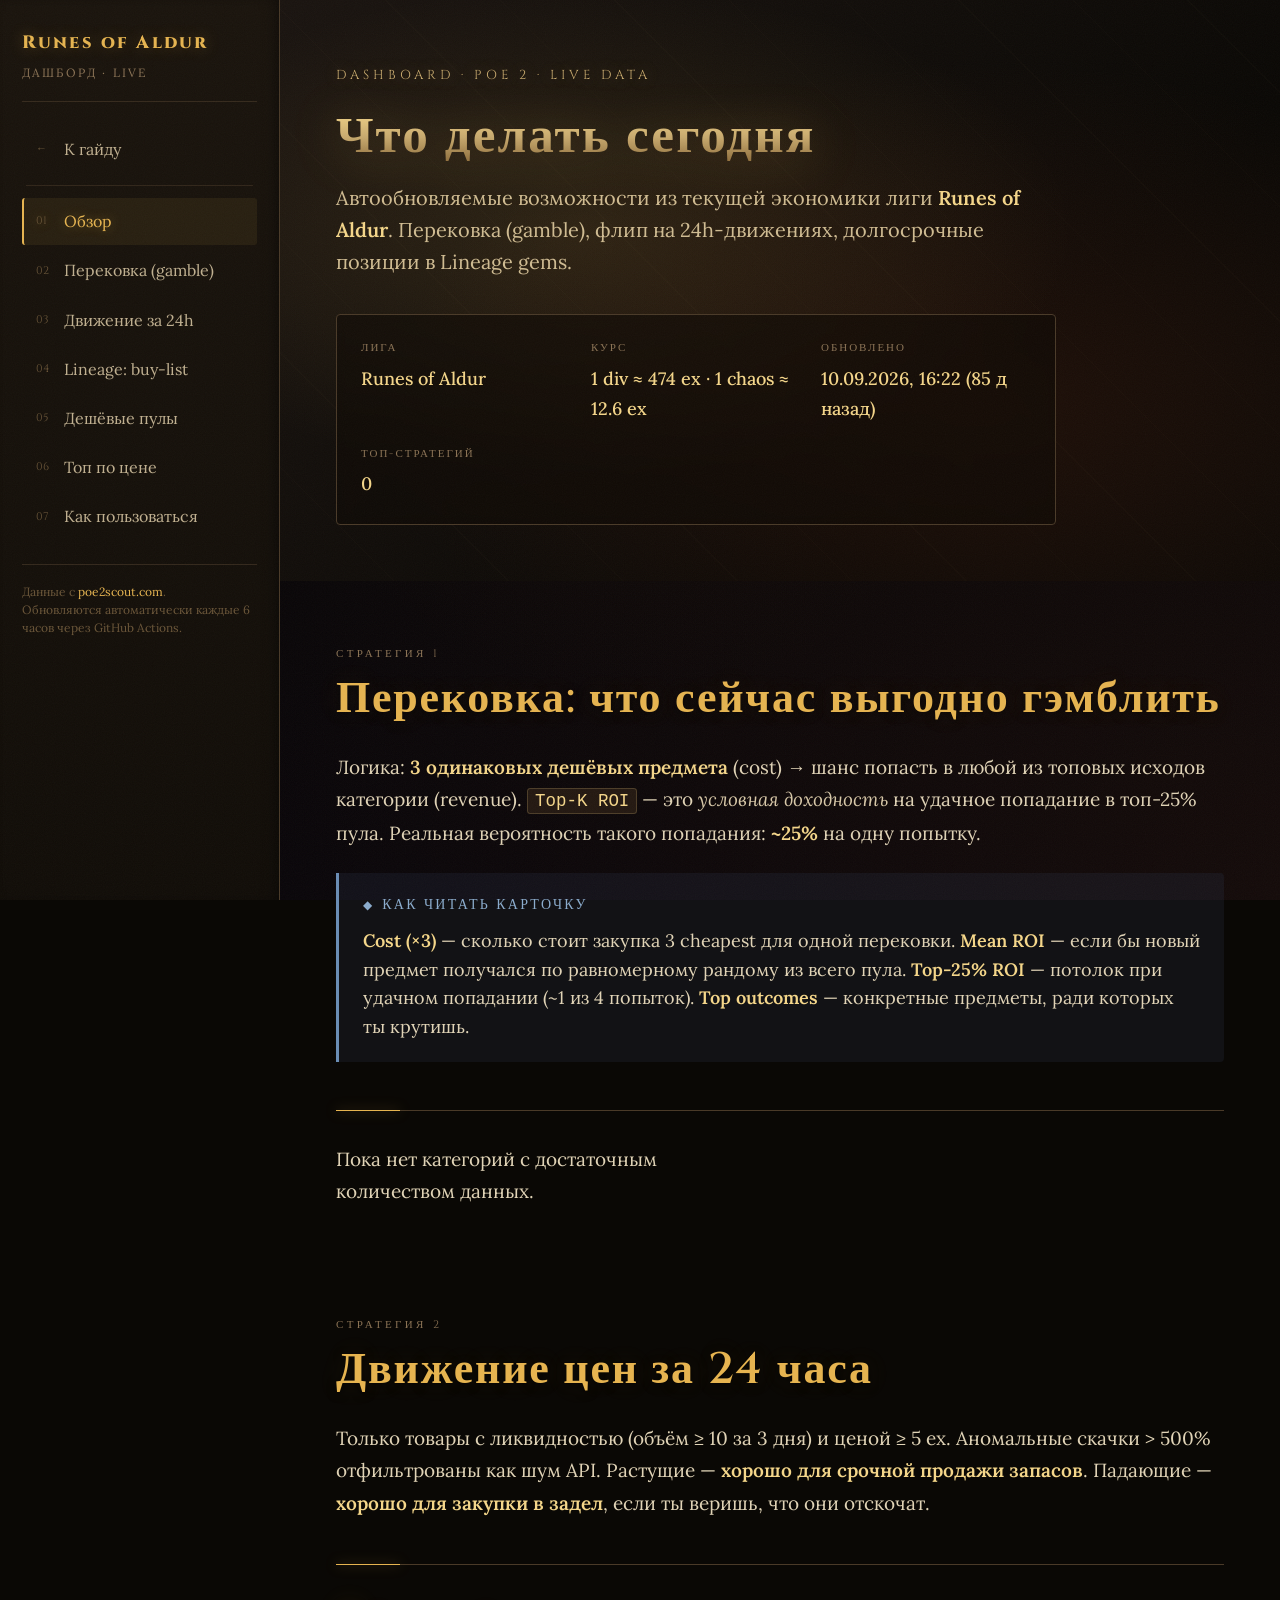
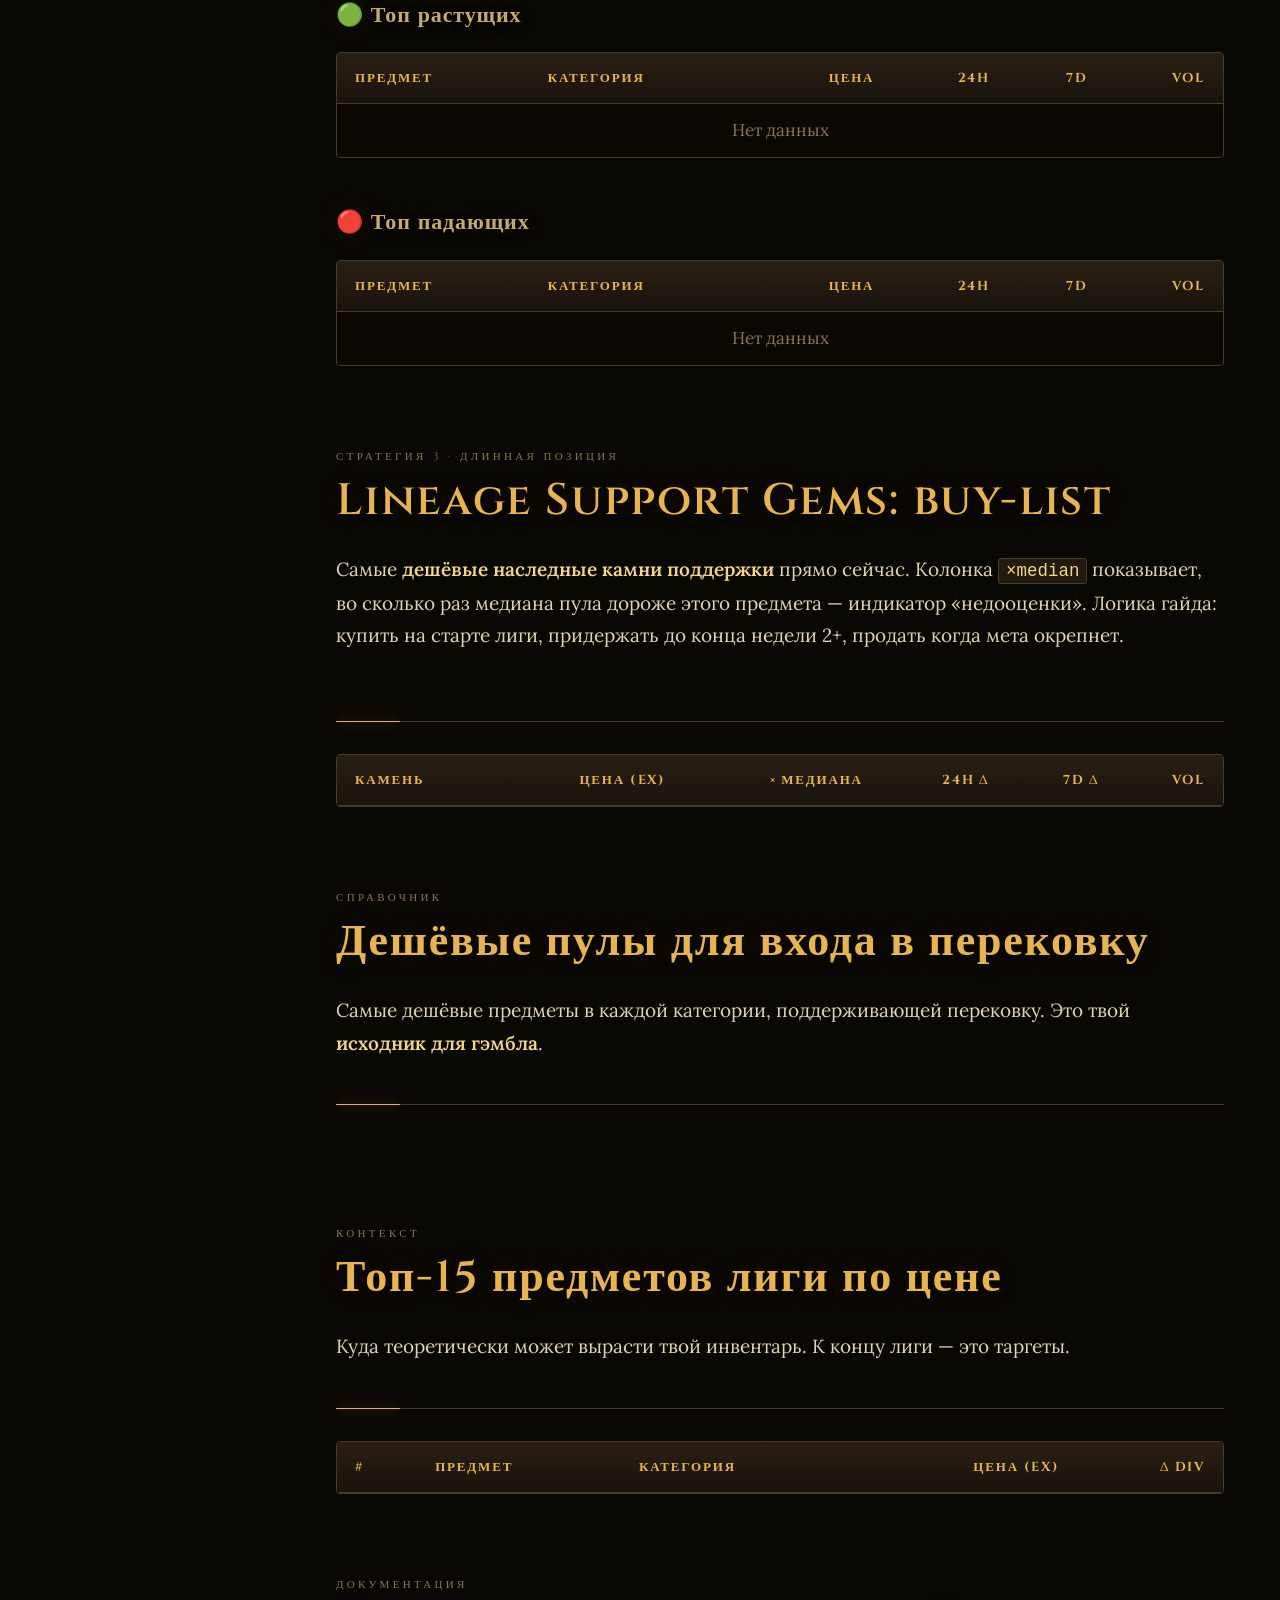
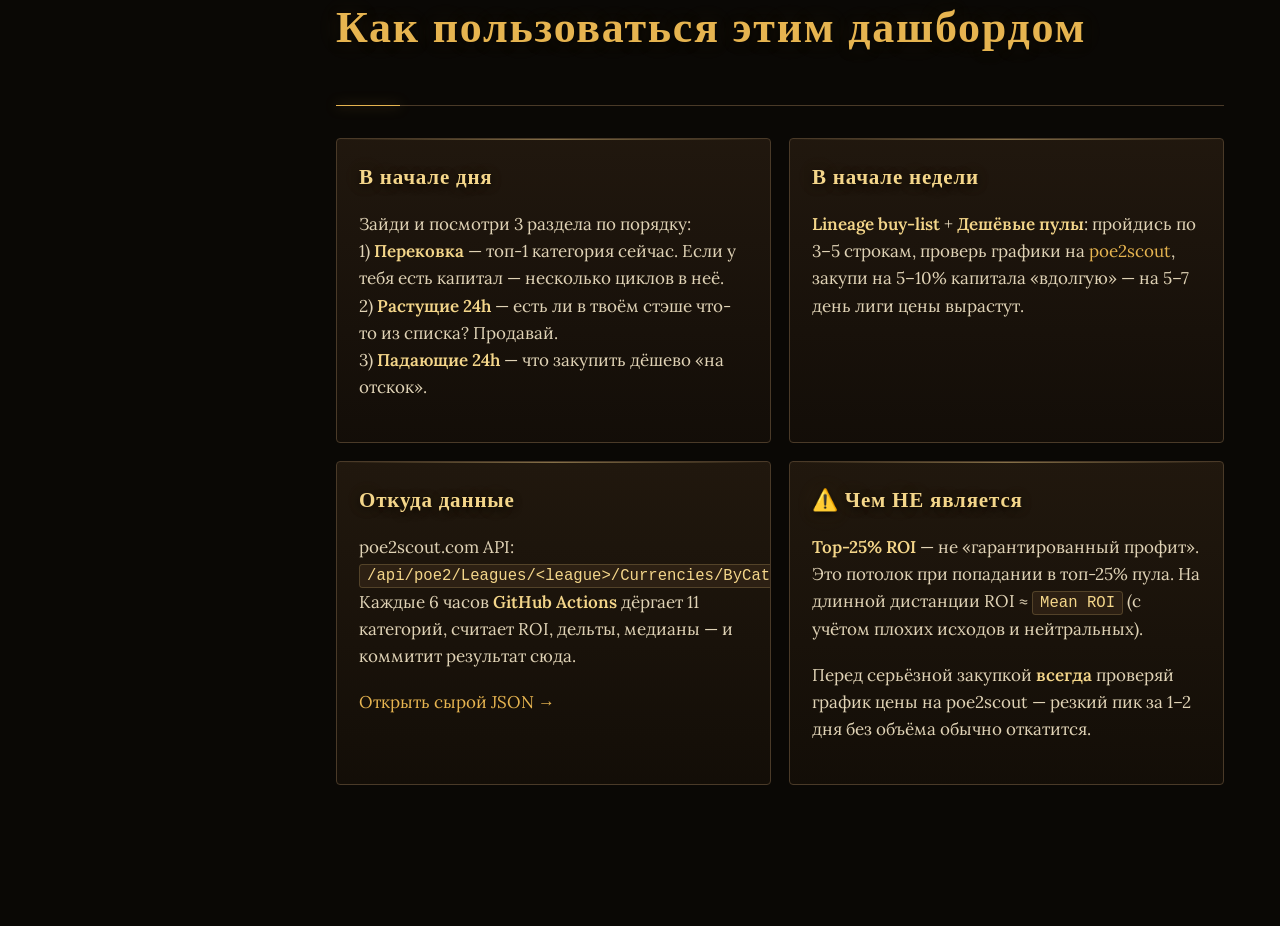
<file: dashboard.html>
<!DOCTYPE html>
<html lang="ru">
<head>
<meta charset="UTF-8">
<meta name="viewport" content="width=device-width, initial-scale=1.0">
<meta name="description" content="Что флипать и в чём гэмблить сегодня в PoE 2 Runes of Aldur. Автообновляемые данные с poe2scout.">
<title>PoE 2 Aldur · Дашборд: что делать сегодня</title>
<link rel="preconnect" href="https://fonts.googleapis.com">
<link rel="preconnect" href="https://fonts.gstatic.com" crossorigin>
<link href="https://fonts.googleapis.com/css2?family=Cinzel:wght@400;500;600;700;800;900&family=Lora:ital,wght@0,400;0,500;0,600;0,700;1,400;1,500&display=swap" rel="stylesheet">
<link rel="stylesheet" href="assets/style.css">
<link rel="stylesheet" href="assets/dashboard.css">
</head>
<body>

<button class="mobile-toggle" id="mobileToggle" aria-label="Меню">☰</button>

<div class="app">

  <!-- ========== SIDEBAR ========== -->
  <aside class="sidebar" id="sidebar">
    <a href="index.html" class="brand">
      <span class="brand-title">Runes of Aldur</span>
      <span class="brand-subtitle">Дашборд · live</span>
    </a>

    <nav class="nav">
      <a href="index.html"><span class="nav-num">←</span>К гайду</a>
      <div class="nav-divider"></div>
      <a href="#overview" class="active"><span class="nav-num">01</span>Обзор</a>
      <a href="#reforge"><span class="nav-num">02</span>Перековка (gamble)</a>
      <a href="#movers"><span class="nav-num">03</span>Движение за 24h</a>
      <a href="#lineage"><span class="nav-num">04</span>Lineage: buy-list</a>
      <a href="#cheap-pools"><span class="nav-num">05</span>Дешёвые пулы</a>
      <a href="#top-prices"><span class="nav-num">06</span>Топ по цене</a>
      <a href="#how"><span class="nav-num">07</span>Как пользоваться</a>
    </nav>

    <div class="sidebar-footer">
      Данные с <a href="https://poe2scout.com" target="_blank">poe2scout.com</a>.<br>
      Обновляются автоматически каждые 6 часов через GitHub Actions.
    </div>
  </aside>

  <main>

    <!-- HERO -->
    <section id="overview" class="hero" style="min-height: auto; padding: 64px 56px 48px;">
      <div class="hero-bg"></div>
      <div class="hero-content" style="max-width: 100%;">
        <div class="hero-eyebrow">DASHBOARD · POE 2 · LIVE DATA</div>
        <h1 style="font-size: clamp(34px, 4vw, 52px); margin-bottom: 18px;">
          Что делать сегодня
        </h1>
        <p class="hero-lead" id="leadDescription" style="font-size: 20px;">
          Автообновляемые возможности из текущей экономики PoE 2. Перековка, флип, накопление.
        </p>

        <div class="hero-meta" style="margin-bottom: 8px;">
          <div class="meta-item">
            <div class="meta-label">Лига</div>
            <div class="meta-value" id="metaLeague">…</div>
          </div>
          <div class="meta-item">
            <div class="meta-label">Курс</div>
            <div class="meta-value" id="metaCourse">…</div>
          </div>
          <div class="meta-item">
            <div class="meta-label">Обновлено</div>
            <div class="meta-value" id="metaUpdated">…</div>
          </div>
          <div class="meta-item">
            <div class="meta-label">Топ-стратегий</div>
            <div class="meta-value" id="metaCount">…</div>
          </div>
        </div>

        <div id="errorBox" class="callout danger" style="display:none; margin-top: 24px;">
          <div class="callout-title">Не удалось загрузить данные</div>
          <p id="errorMsg"></p>
        </div>
      </div>
    </section>

    <!-- ============ REFORGE ============ -->
    <section id="reforge">
      <header class="section-header">
        <div class="section-eyebrow">Стратегия 1</div>
        <h2>Перековка: что сейчас выгодно гэмблить</h2>
        <p>
          Логика: <strong>3 одинаковых дешёвых предмета</strong> (cost) → шанс попасть в любой из топовых исходов категории (revenue).
          <code>Top-K ROI</code> — это <em>условная доходность</em> на удачное попадание в топ-25% пула.
          Реальная вероятность такого попадания: <strong>~25%</strong> на одну попытку.
        </p>
        <div class="callout info">
          <div class="callout-title">Как читать карточку</div>
          <p>
            <strong>Cost (×3)</strong> — сколько стоит закупка 3 cheapest для одной перековки.
            <strong>Mean ROI</strong> — если бы новый предмет получался по равномерному рандому из всего пула.
            <strong>Top-25% ROI</strong> — потолок при удачном попадании (~1 из 4 попыток).
            <strong>Top outcomes</strong> — конкретные предметы, ради которых ты крутишь.
          </p>
        </div>
      </header>

      <div id="reforgeGrid" class="cards-grid"></div>
    </section>

    <!-- ============ MOVERS ============ -->
    <section id="movers">
      <header class="section-header">
        <div class="section-eyebrow">Стратегия 2</div>
        <h2>Движение цен за 24 часа</h2>
        <p>
          Только товары с ликвидностью (объём ≥ 10 за 3 дня) и ценой ≥ 5 ex. Аномальные скачки &gt; 500% отфильтрованы как шум API.
          Растущие — <strong>хорошо для срочной продажи запасов</strong>. Падающие — <strong>хорошо для закупки в задел</strong>, если ты веришь, что они отскочат.
        </p>
      </header>

      <div class="movers-grid">
        <div>
          <h3>🟢 Топ растущих</h3>
          <div class="table-wrap"><table id="gainersTable"><thead><tr><th>Предмет</th><th>Категория</th><th class="num">Цена</th><th class="num">24h</th><th class="num">7d</th><th class="num">Vol</th></tr></thead><tbody></tbody></table></div>
        </div>
        <div>
          <h3>🔴 Топ падающих</h3>
          <div class="table-wrap"><table id="losersTable"><thead><tr><th>Предмет</th><th>Категория</th><th class="num">Цена</th><th class="num">24h</th><th class="num">7d</th><th class="num">Vol</th></tr></thead><tbody></tbody></table></div>
        </div>
      </div>
    </section>

    <!-- ============ LINEAGE ============ -->
    <section id="lineage">
      <header class="section-header">
        <div class="section-eyebrow">Стратегия 3 · Длинная позиция</div>
        <h2>Lineage Support Gems: buy-list</h2>
        <p>
          Самые <strong>дешёвые наследные камни поддержки</strong> прямо сейчас. Колонка <code>×median</code> показывает, во сколько раз медиана пула дороже этого предмета — индикатор «недооценки».
          Логика гайда: купить на старте лиги, придержать до конца недели 2+, продать когда мета окрепнет.
        </p>
        <div id="lineageSummary" class="stats-row"></div>
      </header>

      <div class="table-wrap">
        <table id="lineageTable">
          <thead>
            <tr><th>Камень</th><th class="num">Цена (ex)</th><th class="num">× медиана</th><th class="num">24h Δ</th><th class="num">7d Δ</th><th class="num">Vol</th></tr>
          </thead>
          <tbody></tbody>
        </table>
      </div>
    </section>

    <!-- ============ CHEAP POOLS ============ -->
    <section id="cheap-pools">
      <header class="section-header">
        <div class="section-eyebrow">Справочник</div>
        <h2>Дешёвые пулы для входа в перековку</h2>
        <p>Самые дешёвые предметы в каждой категории, поддерживающей перековку. Это твой <strong>исходник для гэмбла</strong>.</p>
      </header>
      <div id="cheapPoolsGrid" class="cards-grid"></div>
    </section>

    <!-- ============ TOP PRICES ============ -->
    <section id="top-prices">
      <header class="section-header">
        <div class="section-eyebrow">Контекст</div>
        <h2>Топ-15 предметов лиги по цене</h2>
        <p>Куда теоретически может вырасти твой инвентарь. К концу лиги — это таргеты.</p>
      </header>
      <div class="table-wrap">
        <table id="topPricesTable">
          <thead><tr><th>#</th><th>Предмет</th><th>Категория</th><th class="num">Цена (ex)</th><th class="num">Δ div</th></tr></thead>
          <tbody></tbody>
        </table>
      </div>
    </section>

    <!-- ============ HOW ============ -->
    <section id="how">
      <header class="section-header">
        <div class="section-eyebrow">Документация</div>
        <h2>Как пользоваться этим дашбордом</h2>
      </header>

      <div class="cards-grid">
        <div class="card">
          <h3>В начале дня</h3>
          <p>
            Зайди и посмотри 3 раздела по порядку:<br>
            1) <strong>Перековка</strong> — топ-1 категория сейчас. Если у тебя есть капитал — несколько циклов в неё.<br>
            2) <strong>Растущие 24h</strong> — есть ли в твоём стэше что-то из списка? Продавай.<br>
            3) <strong>Падающие 24h</strong> — что закупить дёшево «на отскок».
          </p>
        </div>

        <div class="card">
          <h3>В начале недели</h3>
          <p>
            <strong>Lineage buy-list</strong> + <strong>Дешёвые пулы</strong>: пройдись по 3–5 строкам, проверь графики на <a href="https://poe2scout.com" target="_blank">poe2scout</a>, закупи на 5–10% капитала «вдолгую» — на 5–7 день лиги цены вырастут.
          </p>
        </div>

        <div class="card">
          <h3>Откуда данные</h3>
          <p>
            poe2scout.com API: <code>/api/poe2/Leagues/&lt;league&gt;/Currencies/ByCategory</code>.
            Каждые 6 часов <strong>GitHub Actions</strong> дёргает 11 категорий, считает ROI, дельты, медианы — и коммитит результат сюда.
          </p>
          <p><a id="rawJsonLink" href="data/dashboard.json" target="_blank">Открыть сырой JSON →</a></p>
        </div>

        <div class="card">
          <h3>⚠️ Чем НЕ является</h3>
          <p>
            <strong>Top-25% ROI</strong> — не «гарантированный профит». Это потолок при попадании в топ-25% пула. На длинной дистанции ROI ≈ <code>Mean ROI</code> (с учётом плохих исходов и нейтральных).
          </p>
          <p>
            Перед серьёзной закупкой <strong>всегда</strong> проверяй график цены на poe2scout — резкий пик за 1–2 дня без объёма обычно откатится.
          </p>
        </div>
      </div>
    </section>

  </main>
</div>

<script src="assets/script.js"></script>
<script src="assets/dashboard.js"></script>
</body>
</html>
</file>
<file: assets/style.css>
/* ===== RESET & BASE ===== */
*, *::before, *::after { box-sizing: border-box; }
html { scroll-behavior: smooth; scroll-padding-top: 24px; }
body {
  margin: 0;
  font-family: 'Lora', Georgia, 'Times New Roman', serif;
  font-size: 19px;
  line-height: 1.7;
  color: #e0d3b6;
  background: #0a0805;
  background-image:
    radial-gradient(ellipse at top, rgba(80, 50, 20, 0.18), transparent 55%),
    radial-gradient(ellipse at bottom right, rgba(40, 20, 10, 0.4), transparent 70%),
    linear-gradient(180deg, #0a0805 0%, #07050a 100%);
  background-attachment: fixed;
  min-height: 100vh;
}

::selection { background: rgba(200, 170, 110, 0.4); color: #fff; }

/* Decorative grain */
body::before {
  content: '';
  position: fixed; inset: 0;
  pointer-events: none;
  opacity: .035;
  z-index: 1000;
  background-image: url("data:image/svg+xml;utf8,<svg xmlns='http://www.w3.org/2000/svg' width='200' height='200'><filter id='n'><feTurbulence type='fractalNoise' baseFrequency='0.9' numOctaves='2' stitchTiles='stitch'/></filter><rect width='100%25' height='100%25' filter='url(%23n)'/></svg>");
}

/* ===== TYPOGRAPHY ===== */
h1, h2, h3, h4 {
  font-family: 'Cinzel', 'Times New Roman', serif;
  color: #e6b450;
  letter-spacing: 0.04em;
  text-shadow: 0 2px 8px rgba(0,0,0,0.7), 0 0 24px rgba(230, 180, 80, 0.12);
  margin: 0 0 0.5em 0;
  font-weight: 600;
}
h1 { font-size: clamp(38px, 5vw, 68px); line-height: 1.05; }
h2 { font-size: clamp(30px, 3.6vw, 44px); line-height: 1.15; margin-bottom: 0.6em; }
h3 { font-size: clamp(22px, 2.3vw, 28px); color: #c8aa6e; margin-top: 1.2em; }
h4 { font-size: 20px; color: #c8aa6e; font-weight: 500; margin-top: 1.4em; }
p { margin: 0 0 1.1em 0; }
a { color: #e6b450; text-decoration: none; transition: color .15s, text-shadow .15s; }
a:hover { color: #fff; text-shadow: 0 0 12px rgba(230, 180, 80, 0.7); }
strong, b { color: #f4d68a; font-weight: 600; }
em { color: #d8c8a8; font-style: italic; }
code, kbd {
  font-family: 'Consolas', monospace;
  background: rgba(70, 50, 30, 0.4);
  color: #f4d68a;
  padding: 2px 7px;
  border: 1px solid rgba(200, 170, 110, 0.25);
  border-radius: 3px;
  font-size: 0.92em;
}
hr { border: none; height: 1px; background: linear-gradient(90deg, transparent, #4a3a28, transparent); margin: 32px 0; }

/* ===== LAYOUT ===== */
.app {
  display: grid;
  grid-template-columns: 280px 1fr;
  min-height: 100vh;
}

/* ===== SIDEBAR ===== */
.sidebar {
  position: sticky;
  top: 0;
  height: 100vh;
  overflow-y: auto;
  padding: 28px 22px;
  background:
    linear-gradient(180deg, #1a140d 0%, #110d08 100%);
  border-right: 1px solid #4a3a28;
  box-shadow: inset -8px 0 16px -8px rgba(0,0,0,0.6);
  z-index: 100;
}
.sidebar::-webkit-scrollbar { width: 6px; }
.sidebar::-webkit-scrollbar-track { background: transparent; }
.sidebar::-webkit-scrollbar-thumb { background: #4a3a28; border-radius: 3px; }

.brand {
  display: block;
  text-decoration: none;
  margin-bottom: 24px;
  padding-bottom: 18px;
  border-bottom: 1px solid rgba(74, 58, 40, 0.6);
}
.brand-title {
  display: block;
  font-family: 'Cinzel', serif;
  font-weight: 800;
  font-size: 18px;
  color: #e6b450;
  letter-spacing: 0.12em;
  text-shadow: 0 0 16px rgba(230, 180, 80, 0.3);
}
.brand-subtitle {
  display: block;
  margin-top: 4px;
  font-size: 12px;
  color: #8b7355;
  letter-spacing: 0.18em;
  text-transform: uppercase;
}

.nav { display: flex; flex-direction: column; gap: 2px; }
.nav a {
  display: flex;
  align-items: center;
  gap: 10px;
  padding: 10px 12px;
  color: #c0b090;
  font-family: 'Lora', serif;
  font-size: 16px;
  border-radius: 3px;
  border-left: 2px solid transparent;
  transition: all .15s;
}
.nav a:hover {
  color: #f4d68a;
  background: rgba(200, 170, 110, 0.06);
  border-left-color: rgba(200, 170, 110, 0.4);
  text-shadow: none;
}
.nav a.active {
  color: #e6b450;
  background: rgba(230, 180, 80, 0.08);
  border-left-color: #e6b450;
  text-shadow: 0 0 12px rgba(230, 180, 80, 0.4);
}
.nav-num {
  font-size: 11px;
  color: #6a5538;
  width: 18px;
  font-family: 'Cinzel', serif;
}
.nav-divider {
  height: 1px;
  background: rgba(74, 58, 40, 0.5);
  margin: 10px 4px;
}

.sidebar-footer {
  margin-top: 24px;
  padding-top: 18px;
  border-top: 1px solid rgba(74, 58, 40, 0.6);
  font-size: 12px;
  color: #6a5538;
  line-height: 1.5;
}

/* ===== MAIN ===== */
main {
  max-width: 1080px;
  padding: 0 56px 120px;
}
section {
  padding-top: 64px;
  scroll-margin-top: 0;
}

/* ===== HERO ===== */
.hero {
  position: relative;
  min-height: 92vh;
  display: flex;
  align-items: center;
  padding: 80px 56px 64px;
  margin: 0 -56px;
  overflow: hidden;
}
.hero-bg {
  position: absolute;
  inset: 0;
  background:
    radial-gradient(ellipse at 30% 40%, rgba(230, 180, 80, 0.12), transparent 50%),
    radial-gradient(ellipse at 70% 70%, rgba(150, 60, 30, 0.15), transparent 60%),
    linear-gradient(135deg, #1a1410 0%, #0a0805 70%);
  z-index: 0;
}
.hero-bg::after {
  content: '';
  position: absolute;
  inset: 0;
  background-image:
    repeating-linear-gradient(45deg, transparent 0, transparent 80px, rgba(200, 170, 110, 0.02) 80px, rgba(200, 170, 110, 0.02) 81px);
}
.hero-content { position: relative; z-index: 1; max-width: 820px; }
.hero-eyebrow {
  font-family: 'Cinzel', serif;
  font-size: 13px;
  color: #c8aa6e;
  letter-spacing: 0.3em;
  margin-bottom: 24px;
  text-shadow: 0 0 16px rgba(200, 170, 110, 0.4);
}
.hero h1 {
  font-size: clamp(40px, 6vw, 72px);
  margin-bottom: 28px;
  background: linear-gradient(180deg, #f4d68a 0%, #c8aa6e 50%, #8b6a3a 100%);
  -webkit-background-clip: text;
  background-clip: text;
  color: transparent;
  -webkit-text-fill-color: transparent;
  text-shadow: none;
  filter: drop-shadow(0 4px 24px rgba(230, 180, 80, 0.3));
}
.hero-lead {
  font-size: 23px;
  line-height: 1.6;
  color: #d0bc92;
  margin-bottom: 36px;
  max-width: 720px;
}
.hero-meta {
  display: grid;
  grid-template-columns: repeat(auto-fit, minmax(180px, 1fr));
  gap: 20px;
  padding: 24px;
  background: rgba(15, 10, 5, 0.6);
  border: 1px solid #4a3a28;
  border-radius: 4px;
  margin-bottom: 36px;
  backdrop-filter: blur(4px);
}
.meta-label {
  font-family: 'Cinzel', serif;
  font-size: 11px;
  color: #8b7355;
  letter-spacing: 0.18em;
  text-transform: uppercase;
  margin-bottom: 6px;
}
.meta-value {
  font-size: 18px;
  color: #f4d68a;
  font-weight: 500;
}

.btn {
  display: inline-flex;
  align-items: center;
  gap: 10px;
  padding: 12px 26px;
  font-family: 'Cinzel', serif;
  font-size: 14px;
  letter-spacing: 0.12em;
  text-transform: uppercase;
  border: 1px solid;
  border-radius: 3px;
  cursor: pointer;
  transition: all .2s;
  text-decoration: none;
}
.btn-primary {
  background: linear-gradient(180deg, #c8aa6e 0%, #8b6a3a 100%);
  color: #1a1410;
  border-color: #e6b450;
  box-shadow: 0 0 24px rgba(230, 180, 80, 0.3), inset 0 1px 0 rgba(255,255,255,0.2);
}
.btn-primary:hover {
  background: linear-gradient(180deg, #e6b450 0%, #c8aa6e 100%);
  box-shadow: 0 0 32px rgba(230, 180, 80, 0.5);
  color: #0a0805;
  text-shadow: none;
}
.btn-secondary {
  background: rgba(200, 170, 110, 0.08);
  color: #e6b450;
  border-color: #4a3a28;
}
.btn-secondary:hover {
  border-color: #e6b450;
  background: rgba(200, 170, 110, 0.16);
  text-shadow: 0 0 12px rgba(230, 180, 80, 0.5);
}
.hero-cta { display: flex; gap: 16px; flex-wrap: wrap; }

/* ===== SECTION HEADER ===== */
.section-header {
  padding-bottom: 24px;
  margin-bottom: 32px;
  border-bottom: 1px solid #4a3a28;
  position: relative;
}
.section-header::after {
  content: '';
  position: absolute;
  bottom: -1px;
  left: 0;
  width: 64px;
  height: 1px;
  background: #e6b450;
  box-shadow: 0 0 12px rgba(230, 180, 80, 0.6);
}
.section-eyebrow {
  font-family: 'Cinzel', serif;
  font-size: 11px;
  color: #8b7355;
  letter-spacing: 0.3em;
  text-transform: uppercase;
  margin-bottom: 10px;
}

/* ===== CALLOUT BOXES ===== */
.callout {
  margin: 24px 0;
  padding: 20px 24px;
  border-left: 3px solid;
  border-radius: 0 4px 4px 0;
  background: rgba(20, 14, 8, 0.6);
}
.callout-title {
  font-family: 'Cinzel', serif;
  font-size: 14px;
  letter-spacing: 0.16em;
  text-transform: uppercase;
  margin-bottom: 10px;
  display: flex;
  align-items: center;
  gap: 8px;
}
.callout p, .callout li { font-size: 18px; line-height: 1.6; }
.callout-title::before {
  content: '◆';
  font-size: 12px;
}
.callout p:last-child { margin-bottom: 0; }

.callout.info { border-left-color: #6a8db5; background: rgba(40, 50, 70, 0.25); }
.callout.info .callout-title { color: #8baccc; }
.callout.warn { border-left-color: #d4a050; background: rgba(80, 50, 20, 0.3); }
.callout.warn .callout-title { color: #e6b450; }
.callout.danger { border-left-color: #c04040; background: rgba(80, 25, 25, 0.3); }
.callout.danger .callout-title { color: #e08080; }
.callout.success { border-left-color: #5fa850; background: rgba(30, 60, 25, 0.25); }
.callout.success .callout-title { color: #8fc480; }
.callout.tip { border-left-color: #c8aa6e; background: rgba(60, 45, 25, 0.3); }
.callout.tip .callout-title { color: #c8aa6e; }

/* ===== PHASE / TIMELINE ===== */
.phase {
  position: relative;
  padding-left: 40px;
}
.phase::before {
  content: '';
  position: absolute;
  left: 8px;
  top: 12px;
  bottom: 0;
  width: 1px;
  background: linear-gradient(180deg, #c8aa6e 0%, #4a3a28 80%, transparent);
}
.phase-marker {
  position: absolute;
  left: 0;
  top: 4px;
  width: 18px;
  height: 18px;
  border-radius: 50%;
  background: radial-gradient(circle, #e6b450 0%, #8b6a3a 70%);
  box-shadow: 0 0 16px rgba(230, 180, 80, 0.6), 0 0 0 4px rgba(10, 8, 5, 1), 0 0 0 5px #4a3a28;
}
.phase-time {
  font-family: 'Cinzel', serif;
  font-size: 12px;
  letter-spacing: 0.2em;
  color: #c8aa6e;
  text-transform: uppercase;
  margin-bottom: 4px;
}

/* ===== CARDS ===== */
.cards-grid {
  display: grid;
  grid-template-columns: repeat(auto-fill, minmax(320px, 1fr));
  gap: 18px;
  margin: 24px 0;
}
.card {
  position: relative;
  background:
    linear-gradient(180deg, rgba(35, 25, 15, 0.9) 0%, rgba(20, 14, 8, 0.9) 100%);
  border: 1px solid #4a3a28;
  border-radius: 4px;
  padding: 22px;
  transition: all .2s;
  overflow: hidden;
}
.card::before {
  content: '';
  position: absolute;
  top: 0; left: 0; right: 0;
  height: 1px;
  background: linear-gradient(90deg, transparent, #c8aa6e, transparent);
  opacity: 0.6;
}
.card:hover {
  border-color: #c8aa6e;
  box-shadow: 0 4px 32px rgba(0,0,0,0.6), 0 0 24px rgba(230, 180, 80, 0.15);
  transform: translateY(-2px);
}
.card h3 {
  margin-top: 0;
  margin-bottom: 14px;
  font-size: 21px;
  color: #f4d68a;
}
.card p { font-size: 17px; line-height: 1.6; }
.card .card-meta {
  display: flex;
  flex-wrap: wrap;
  gap: 6px;
  margin-bottom: 14px;
}
.tag {
  font-family: 'Cinzel', serif;
  font-size: 10px;
  letter-spacing: 0.14em;
  text-transform: uppercase;
  padding: 3px 8px;
  border-radius: 2px;
  border: 1px solid;
}
.tag-tier-1 { color: #5fa850; border-color: rgba(95, 168, 80, 0.5); background: rgba(95, 168, 80, 0.08); }
.tag-tier-2 { color: #6a8db5; border-color: rgba(106, 141, 181, 0.5); background: rgba(106, 141, 181, 0.08); }
.tag-tier-3 { color: #c8aa6e; border-color: rgba(200, 170, 110, 0.5); background: rgba(200, 170, 110, 0.08); }
.tag-tier-4 { color: #c08040; border-color: rgba(192, 128, 64, 0.5); background: rgba(192, 128, 64, 0.08); }
.tag-tier-5 { color: #c04040; border-color: rgba(192, 64, 64, 0.5); background: rgba(192, 64, 64, 0.08); }
.tag-neutral { color: #8b7355; border-color: rgba(139, 115, 85, 0.5); background: rgba(139, 115, 85, 0.08); }

.metrics {
  display: grid;
  grid-template-columns: 1fr 1fr;
  gap: 10px;
  padding: 12px;
  background: rgba(10, 8, 5, 0.5);
  border: 1px solid rgba(74, 58, 40, 0.5);
  border-radius: 3px;
  margin: 14px 0;
}
.metric-label {
  font-size: 10px;
  font-family: 'Cinzel', serif;
  letter-spacing: 0.15em;
  text-transform: uppercase;
  color: #8b7355;
  margin-bottom: 2px;
}
.metric-value {
  font-size: 17px;
  color: #f4d68a;
  font-weight: 500;
}

/* ===== TABLES ===== */
.table-wrap {
  margin: 18px 0;
  overflow-x: auto;
  border: 1px solid #4a3a28;
  border-radius: 4px;
}
table {
  width: 100%;
  border-collapse: collapse;
  background: rgba(15, 10, 5, 0.5);
  font-size: 17px;
}
th {
  background: linear-gradient(180deg, #2a1f14 0%, #1a140d 100%);
  color: #e6b450;
  font-family: 'Cinzel', serif;
  font-size: 13px;
  letter-spacing: 0.14em;
  text-transform: uppercase;
  text-align: left;
  padding: 14px 18px;
  border-bottom: 1px solid #4a3a28;
}
td {
  padding: 12px 18px;
  border-bottom: 1px solid rgba(74, 58, 40, 0.4);
  color: #e0d3b6;
}
tr:last-child td { border-bottom: none; }
tr:hover td { background: rgba(200, 170, 110, 0.04); color: #f4d68a; }
td.num, th.num { text-align: right; font-variant-numeric: tabular-nums; }
.price-div { color: #e6b450; font-weight: 600; }
.price-ex { color: #c8aa6e; }
.price-chaos { color: #b894c0; }

/* ===== LISTS ===== */
.guide-list {
  list-style: none;
  padding: 0;
  margin: 20px 0;
}
.guide-list li {
  padding: 10px 0 10px 30px;
  position: relative;
  font-size: 18px;
  line-height: 1.6;
}
.guide-list li::before {
  content: '◆';
  position: absolute;
  left: 4px;
  top: 14px;
  font-size: 11px;
  color: #c8aa6e;
}
.checklist {
  list-style: none;
  padding: 0;
  margin: 18px 0;
}
.checklist li {
  padding: 14px 16px 14px 42px;
  position: relative;
  margin-bottom: 5px;
  background: rgba(20, 14, 8, 0.5);
  border-left: 2px solid #4a3a28;
  border-radius: 0 3px 3px 0;
  transition: all .15s;
  cursor: pointer;
  user-select: none;
  font-size: 18px;
  line-height: 1.5;
}
.checklist li:hover { background: rgba(30, 22, 14, 0.7); border-left-color: #c8aa6e; }
.checklist li::before {
  content: '';
  position: absolute;
  left: 14px;
  top: 18px;
  width: 16px;
  height: 16px;
  border: 1px solid #c8aa6e;
  border-radius: 2px;
  background: transparent;
  transition: all .15s;
}
.checklist li.done {
  color: #6a5538;
  text-decoration: line-through;
  border-left-color: #5fa850;
}
.checklist li.done::before {
  content: '✓';
  background: #5fa850;
  color: #0a0805;
  font-size: 13px;
  text-align: center;
  line-height: 15px;
  border-color: #5fa850;
}

/* ===== ITEM HIGHLIGHTS (PoE rarity colors) ===== */
.item-normal { color: #c8c8c8; }
.item-magic { color: #8888ff; }
.item-rare { color: #ffff77; }
.item-unique { color: #af6025; font-weight: 600; }
.item-currency { color: #aa9e82; font-weight: 600; }
.item-gem { color: #1ba29b; }

/* ===== IMAGE CONTAINERS ===== */
.fig {
  margin: 20px 0;
  border: 1px solid #4a3a28;
  border-radius: 4px;
  overflow: hidden;
  background: #07050a;
  position: relative;
}
.fig img {
  display: block;
  width: 100%;
  height: auto;
  cursor: zoom-in;
  transition: opacity .15s;
}
.fig img:hover { opacity: 0.92; }
.fig figcaption {
  padding: 10px 14px;
  font-size: 13px;
  color: #8b7355;
  background: rgba(15, 10, 5, 0.8);
  border-top: 1px solid #4a3a28;
  font-style: italic;
}
.fig-row {
  display: grid;
  grid-template-columns: repeat(auto-fit, minmax(240px, 1fr));
  gap: 14px;
  margin: 20px 0;
}

/* ===== TRADE LINK CARD ===== */
.trade-link {
  display: flex;
  align-items: center;
  justify-content: space-between;
  gap: 12px;
  padding: 12px 18px;
  margin: 8px 0;
  background: rgba(20, 14, 8, 0.6);
  border: 1px solid #4a3a28;
  border-radius: 3px;
  text-decoration: none;
  transition: all .15s;
}
.trade-link:hover {
  border-color: #c8aa6e;
  background: rgba(40, 28, 16, 0.7);
}
.trade-link-title { color: #f4d68a; font-size: 17px; }
.trade-link-arrow { color: #c8aa6e; font-family: monospace; font-size: 16px; }

/* ===== GALLERY ===== */
.gallery {
  display: grid;
  grid-template-columns: repeat(auto-fill, minmax(170px, 1fr));
  gap: 8px;
  margin: 24px 0;
}
.gallery img {
  width: 100%;
  height: 130px;
  object-fit: cover;
  cursor: zoom-in;
  border: 1px solid #4a3a28;
  border-radius: 2px;
  transition: all .15s;
}
.gallery img:hover {
  border-color: #e6b450;
  box-shadow: 0 0 12px rgba(230, 180, 80, 0.3);
  transform: scale(1.03);
  z-index: 1;
  position: relative;
}

/* ===== LIGHTBOX ===== */
.lightbox {
  position: fixed;
  inset: 0;
  background: rgba(0,0,0,0.92);
  z-index: 9999;
  display: none;
  align-items: center;
  justify-content: center;
  padding: 40px;
  cursor: zoom-out;
}
.lightbox.open { display: flex; }
.lightbox img {
  max-width: 100%;
  max-height: 92vh;
  border: 1px solid #c8aa6e;
  box-shadow: 0 0 64px rgba(230, 180, 80, 0.4);
}
.lightbox-close {
  position: absolute;
  top: 20px; right: 28px;
  width: 40px; height: 40px;
  background: transparent;
  border: 1px solid #c8aa6e;
  color: #e6b450;
  font-size: 20px;
  cursor: pointer;
  border-radius: 3px;
}
.lightbox-close:hover { background: rgba(230, 180, 80, 0.15); }

/* ===== MOBILE NAV TOGGLE ===== */
.mobile-toggle {
  display: none;
  position: fixed;
  top: 16px;
  left: 16px;
  width: 42px;
  height: 42px;
  background: rgba(20, 14, 8, 0.95);
  border: 1px solid #c8aa6e;
  color: #e6b450;
  border-radius: 3px;
  font-size: 20px;
  cursor: pointer;
  z-index: 200;
}

/* ===== STATS ROW ===== */
.stats-row {
  display: grid;
  grid-template-columns: repeat(auto-fit, minmax(140px, 1fr));
  gap: 12px;
  margin: 16px 0 24px;
}
.stat {
  text-align: center;
  padding: 16px 14px;
  background: linear-gradient(180deg, rgba(35, 25, 15, 0.8) 0%, rgba(20, 14, 8, 0.8) 100%);
  border: 1px solid #4a3a28;
  border-radius: 3px;
}
.stat-num {
  font-family: 'Cinzel', serif;
  font-size: 28px;
  color: #e6b450;
  font-weight: 700;
  display: block;
  text-shadow: 0 0 16px rgba(230, 180, 80, 0.3);
}
.stat-label {
  font-size: 11px;
  font-family: 'Cinzel', serif;
  letter-spacing: 0.18em;
  text-transform: uppercase;
  color: #8b7355;
  margin-top: 4px;
}

/* ===== RESPONSIVE ===== */
@media (max-width: 1100px) {
  main { padding: 0 32px 100px; }
  .hero { padding: 60px 32px; margin: 0 -32px; }
}
@media (max-width: 800px) {
  .app { grid-template-columns: 1fr; }
  .sidebar {
    position: fixed;
    top: 0; left: 0;
    width: 280px;
    transform: translateX(-100%);
    transition: transform .25s;
  }
  .sidebar.open { transform: translateX(0); }
  .mobile-toggle { display: flex; align-items: center; justify-content: center; }
  main { padding: 70px 20px 80px; }
  .hero { padding: 40px 20px; margin: 0 -20px; min-height: 70vh; }
  body { font-size: 17px; }
  .guide-list li, .checklist li, .callout p, .callout li { font-size: 17px; }
  table { font-size: 16px; }
}
</file>
<file: assets/dashboard.css>
/* ===== DASHBOARD-SPECIFIC ===== */

/* Reforge category card */
.reforge-card {
  position: relative;
  background:
    linear-gradient(180deg, rgba(40, 28, 14, 0.85) 0%, rgba(20, 14, 8, 0.95) 100%);
  border: 1px solid #4a3a28;
  border-radius: 4px;
  padding: 0;
  overflow: hidden;
}
.reforge-card::before {
  content: '';
  position: absolute;
  top: 0; left: 0; right: 0;
  height: 2px;
  background: linear-gradient(90deg, transparent, #e6b450, transparent);
}
.reforge-card .rh {
  padding: 18px 22px;
  background: linear-gradient(180deg, rgba(60, 40, 20, 0.4) 0%, transparent 100%);
  border-bottom: 1px solid #3a2c1d;
}
.reforge-card h3 {
  margin: 0 0 6px;
  font-size: 22px;
  color: #f4d68a;
}
.reforge-card .rh-sub {
  font-size: 14px;
  color: #8b7355;
  font-family: 'Cinzel', serif;
  letter-spacing: 0.1em;
  text-transform: uppercase;
}
.reforge-card .rb {
  padding: 18px 22px;
}

.kv-grid {
  display: grid;
  grid-template-columns: repeat(2, 1fr);
  gap: 10px;
  margin: 12px 0;
}
.kv {
  background: rgba(10, 8, 5, 0.5);
  border: 1px solid rgba(74, 58, 40, 0.5);
  border-radius: 3px;
  padding: 10px 12px;
}
.kv .k {
  font-family: 'Cinzel', serif;
  font-size: 11px;
  letter-spacing: 0.16em;
  text-transform: uppercase;
  color: #8b7355;
  margin-bottom: 4px;
}
.kv .v {
  font-size: 18px;
  color: #f4d68a;
  font-weight: 500;
  font-variant-numeric: tabular-nums;
}
.kv .v.big {
  font-size: 22px;
  color: #e6b450;
  text-shadow: 0 0 18px rgba(230, 180, 80, 0.3);
}
.kv .v.green { color: #8fc480; }
.kv .v.gold { color: #e6b450; }

.item-row {
  display: flex;
  align-items: center;
  gap: 10px;
  padding: 8px 4px;
  border-bottom: 1px solid rgba(74, 58, 40, 0.3);
  font-size: 16px;
}
.item-row:last-child { border-bottom: none; }
.item-row img {
  width: 32px;
  height: 32px;
  background: rgba(0,0,0,0.3);
  border: 1px solid rgba(74, 58, 40, 0.4);
  border-radius: 3px;
  object-fit: contain;
  flex: 0 0 32px;
}
.item-row .name { flex: 1; color: #d8c8a8; line-height: 1.3; }
.item-row .price { color: #e6b450; font-variant-numeric: tabular-nums; font-weight: 600; }

.section-mini-title {
  font-family: 'Cinzel', serif;
  font-size: 12px;
  letter-spacing: 0.2em;
  text-transform: uppercase;
  color: #8b7355;
  margin: 14px 0 6px;
}

/* movers layout */
.movers-grid {
  display: grid;
  grid-template-columns: repeat(auto-fit, minmax(440px, 1fr));
  gap: 28px;
  align-items: start;
}
.movers-grid h3 {
  margin-top: 0;
  font-size: 22px;
}
.delta-pos { color: #8fc480; font-weight: 600; }
.delta-neg { color: #e08080; font-weight: 600; }
.delta-zero { color: #8b7355; }

/* item cell with icon */
.item-cell {
  display: flex;
  align-items: center;
  gap: 10px;
  min-width: 200px;
}
.item-cell img {
  width: 28px; height: 28px;
  border: 1px solid rgba(74, 58, 40, 0.4);
  border-radius: 2px;
  background: rgba(0,0,0,0.25);
  object-fit: contain;
  flex: 0 0 28px;
}
.item-cell .name { color: #e0d3b6; line-height: 1.25; }

/* loading skeleton */
.loading {
  text-align: center;
  padding: 80px 20px;
  color: #8b7355;
  font-family: 'Cinzel', serif;
  letter-spacing: 0.2em;
}
.loading::after {
  content: '...';
  display: inline-block;
  animation: dots 1.4s infinite;
}
@keyframes dots {
  0%, 20% { opacity: 0; }
  50% { opacity: 1; }
  100% { opacity: 0; }
}

@media (max-width: 800px) {
  .kv-grid { grid-template-columns: 1fr; }
  .movers-grid { grid-template-columns: 1fr; }
}
</file>
